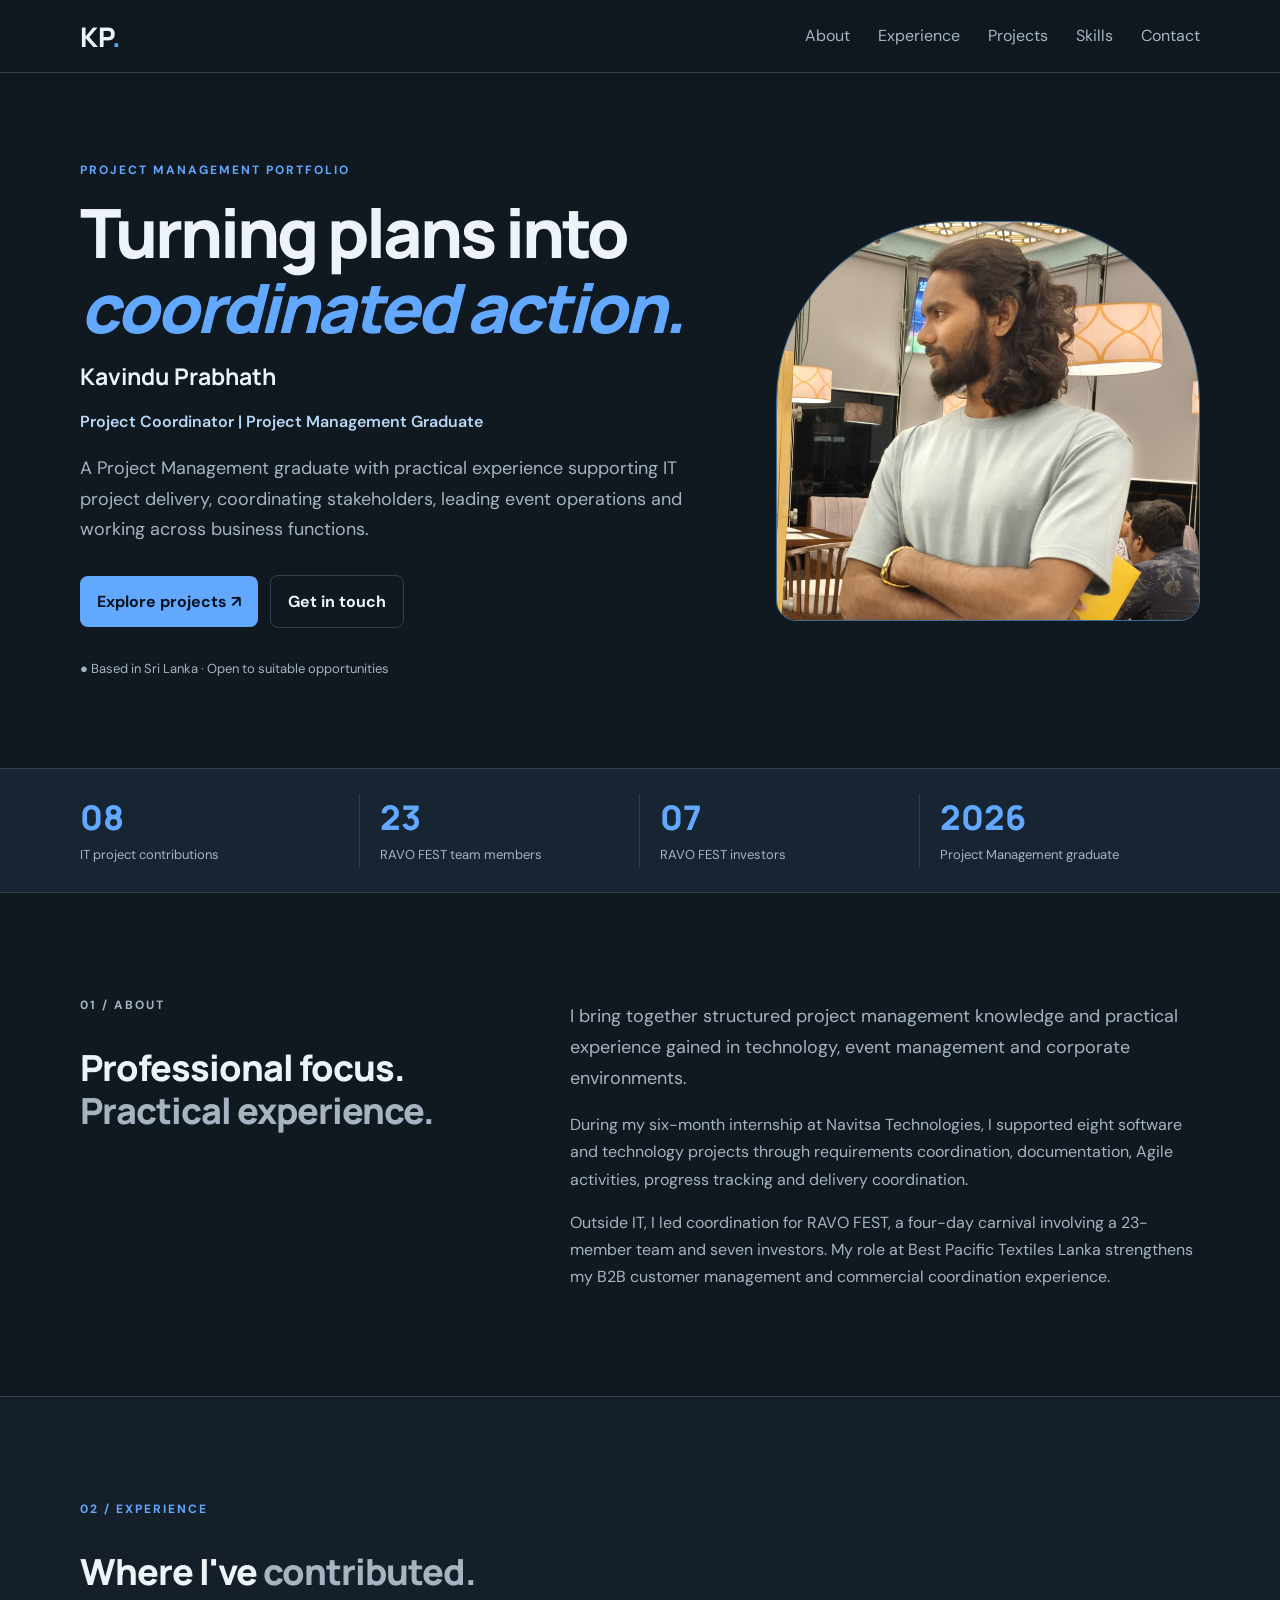
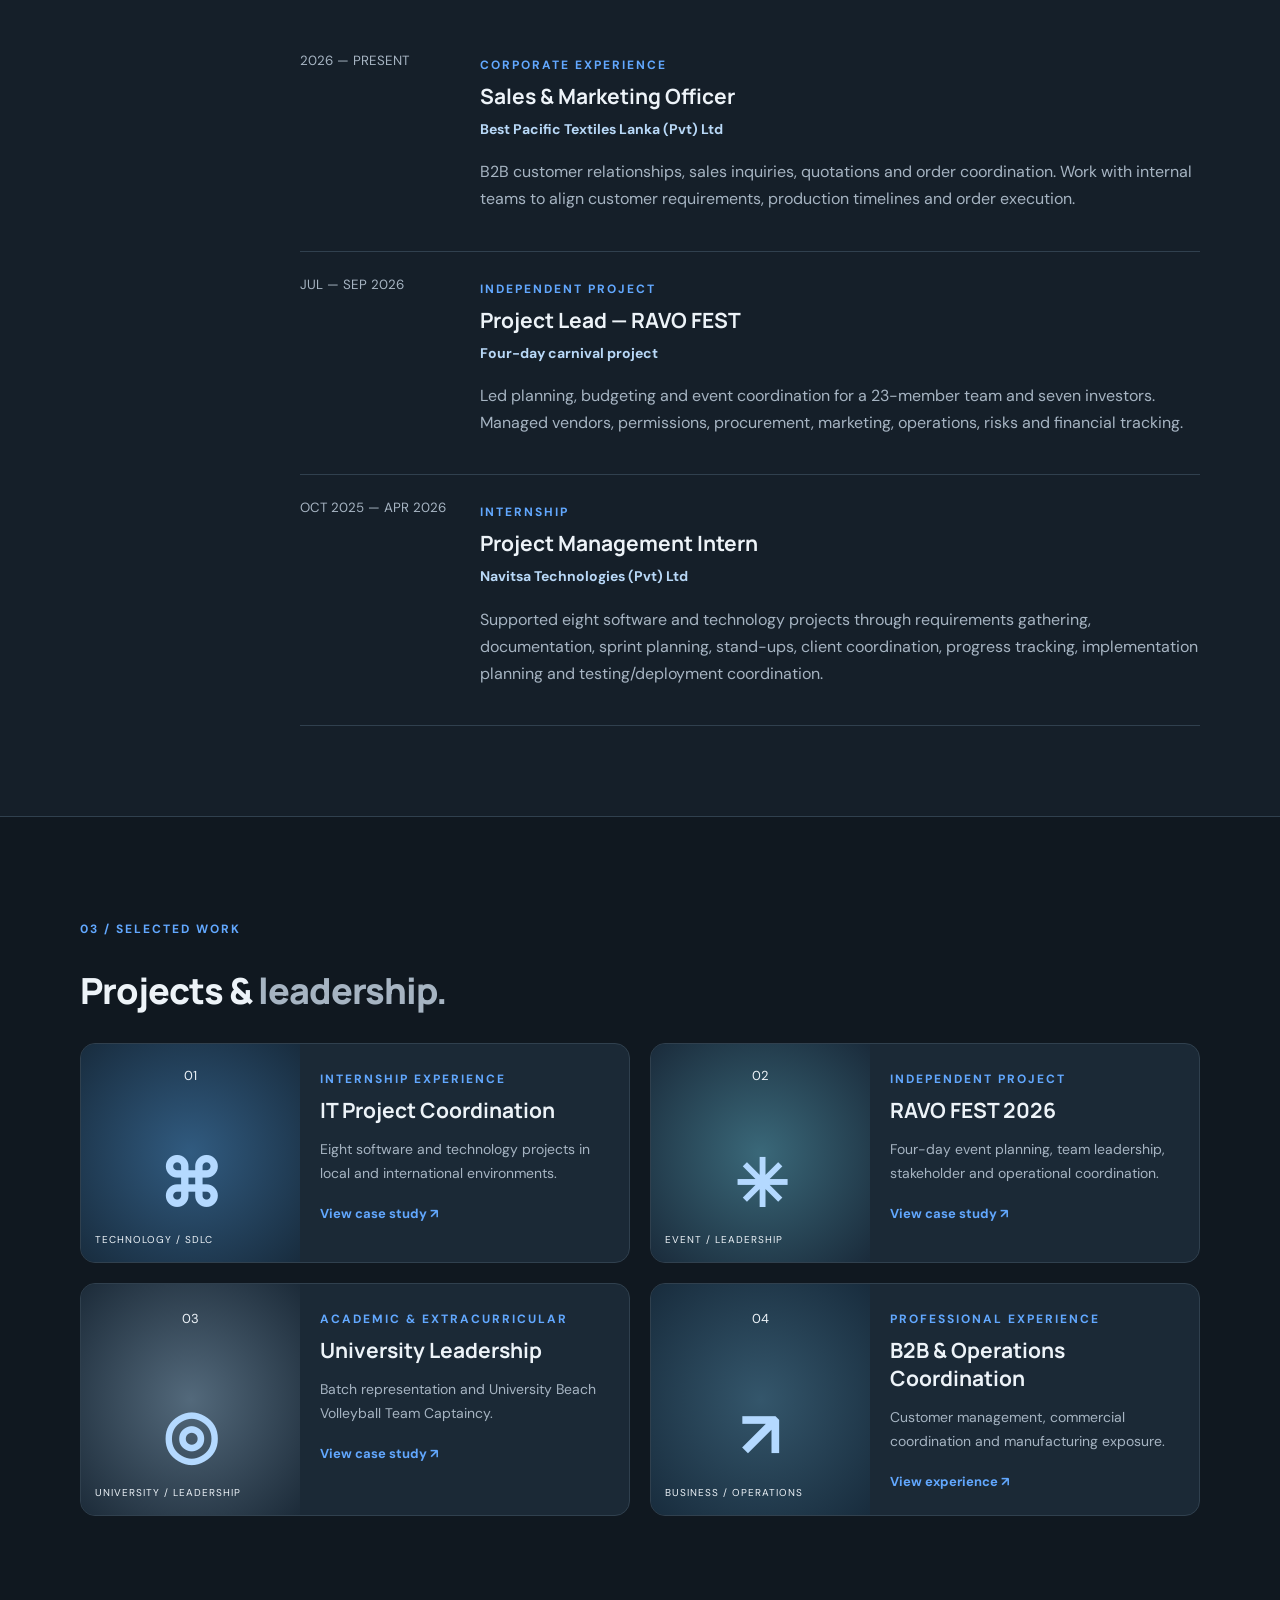
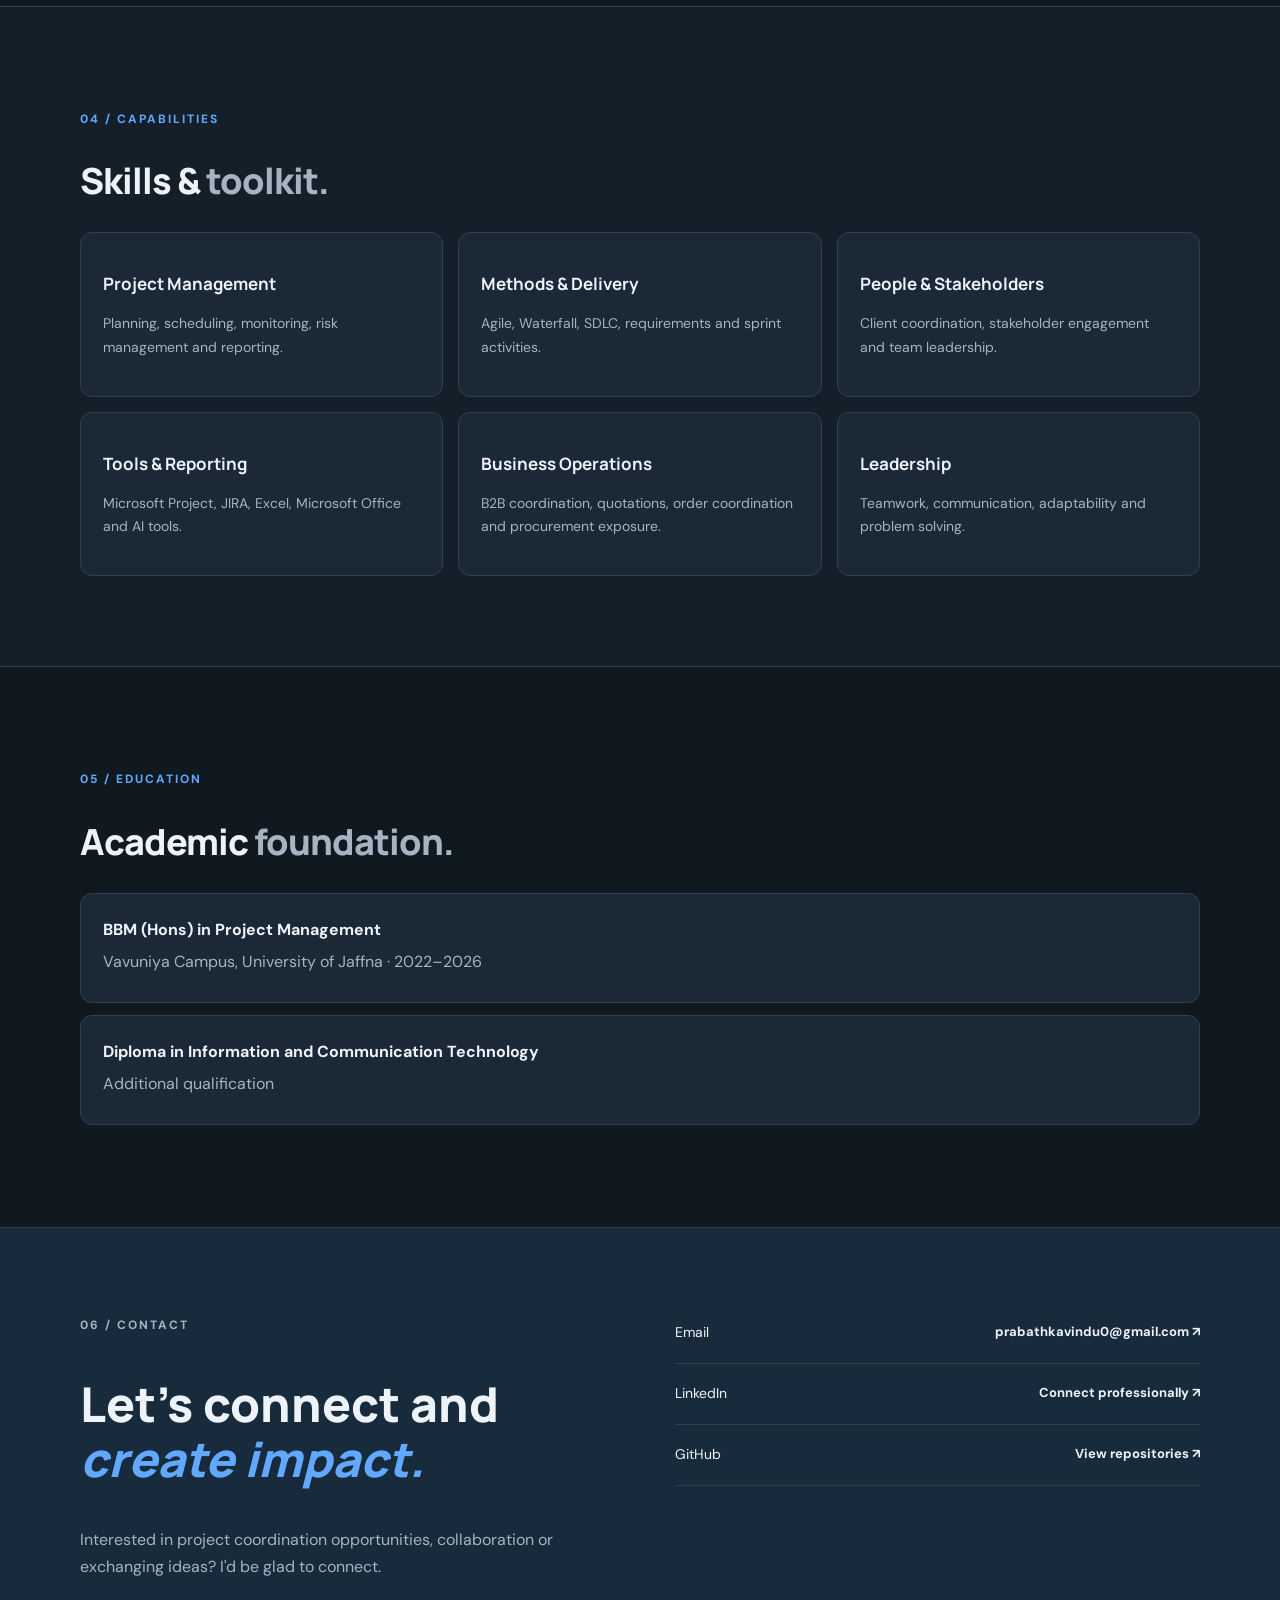
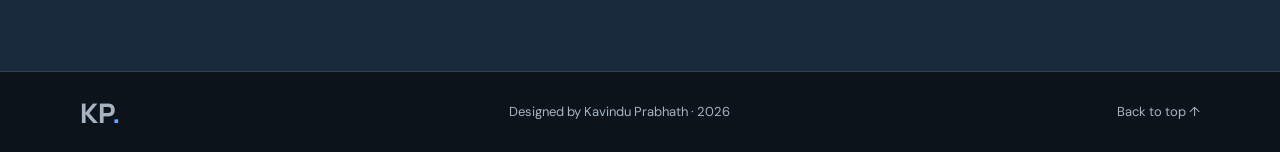
<file: index.html>
<!doctype html>
<html lang="en"><head><meta charset="utf-8"><meta name="viewport" content="width=device-width,initial-scale=1">
<meta name="description" content="Kavindu Prabhath — Project Coordinator and Project Management Graduate">
<title>Kavindu Prabhath | Project Portfolio</title><link rel="stylesheet" href="styles.css"></head>
<body>
<header><nav class="wrap nav"><a class="logo" href="index.html">KP<span>.</span></a><button id="menu" aria-expanded="false">☰</button><div id="links"><a href="#about">About</a><a href="#experience">Experience</a><a href="#projects">Projects</a><a href="#skills">Skills</a><a href="#contact">Contact</a></div></nav></header>
<main>
<section class="hero wrap"><div><p class="eyebrow">PROJECT MANAGEMENT PORTFOLIO</p><h1>Turning plans into <em>coordinated action.</em></h1><h2>Kavindu Prabhath</h2><p class="role">Project Coordinator <span>|</span> Project Management Graduate</p><p class="intro">A Project Management graduate with practical experience supporting IT project delivery, coordinating stakeholders, leading event operations and working across business functions.</p><a class="btn" href="#projects">Explore projects ↗</a> <a class="btn ghost" href="mailto:prabathkavindu0@gmail.com">Get in touch</a><p class="location">● Based in Sri Lanka · Open to suitable opportunities</p></div><div class="portrait"><img src="assets/profile.jpeg" alt="Kavindu Prabhath professional photograph" onerror="this.style.display='none';this.nextElementSibling.style.display='grid'"><span class="portrait-placeholder">KP<span>.</span><small>Add your photo as assets/profile.jpeg</small></span></div></section>
<section class="stats"><div class="wrap statgrid"><div><b>08</b><span>IT project contributions</span></div><div><b>23</b><span>RAVO FEST team members</span></div><div><b>07</b><span>RAVO FEST investors</span></div><div><b>2026</b><span>Project Management graduate</span></div></div></section>
<section class="wrap section split" id="about"><div><p class="eyebrow">01 / ABOUT</p><h2>Professional focus.<br><span>Practical experience.</span></h2></div><div><p class="lead">I bring together structured project management knowledge and practical experience gained in technology, event management and corporate environments.</p><p>During my six-month internship at Navitsa Technologies, I supported eight software and technology projects through requirements coordination, documentation, Agile activities, progress tracking and delivery coordination.</p><p>Outside IT, I led coordination for RAVO FEST, a four-day carnival involving a 23-member team and seven investors. My role at Best Pacific Textiles Lanka strengthens my B2B customer management and commercial coordination experience.</p></div></section>
<section class="section alt" id="experience"><div class="wrap"><p class="eyebrow">02 / EXPERIENCE</p><h2>Where I've <span>contributed.</span></h2><div class="timeline">
<article><small>2026 — PRESENT</small><div><label>CORPORATE EXPERIENCE</label><h3>Sales & Marketing Officer</h3><b>Best Pacific Textiles Lanka (Pvt) Ltd</b><p>B2B customer relationships, sales inquiries, quotations and order coordination. Work with internal teams to align customer requirements, production timelines and order execution.</p></div></article>
<article><small>JUL — SEP 2026</small><div><label>INDEPENDENT PROJECT</label><h3>Project Lead — RAVO FEST</h3><b>Four-day carnival project</b><p>Led planning, budgeting and event coordination for a 23-member team and seven investors. Managed vendors, permissions, procurement, marketing, operations, risks and financial tracking.</p></div></article>
<article><small>OCT 2025 — APR 2026</small><div><label>INTERNSHIP</label><h3>Project Management Intern</h3><b>Navitsa Technologies (Pvt) Ltd</b><p>Supported eight software and technology projects through requirements gathering, documentation, sprint planning, stand-ups, client coordination, progress tracking, implementation planning and testing/deployment coordination.</p></div></article>
</div></div></section>
<section class="wrap section" id="projects"><p class="eyebrow">03 / SELECTED WORK</p><h2>Projects & <span>leadership.</span></h2><div class="cards">
<a class="card" href="case-study.html?project=navitsa"><div class="art blue">01 <strong>⌘</strong><small>TECHNOLOGY / SDLC</small></div><div><label>INTERNSHIP EXPERIENCE</label><h3>IT Project Coordination</h3><p>Eight software and technology projects in local and international environments.</p><b>View case study ↗</b></div></a>
<a class="card" href="case-study.html?project=ravo"><div class="art teal">02 <strong>✳</strong><small>EVENT / LEADERSHIP</small></div><div><label>INDEPENDENT PROJECT</label><h3>RAVO FEST 2026</h3><p>Four-day event planning, team leadership, stakeholder and operational coordination.</p><b>View case study ↗</b></div></a>
<a class="card" href="case-study.html?project=university"><div class="art slate">03 <strong>◎</strong><small>UNIVERSITY / LEADERSHIP</small></div><div><label>ACADEMIC & EXTRACURRICULAR</label><h3>University Leadership</h3><p>Batch representation and University Beach Volleyball Team Captaincy.</p><b>View case study ↗</b></div></a>
<a class="card" href="case-study.html?project=bptl"><div class="art navy">04 <strong>↗</strong><small>BUSINESS / OPERATIONS</small></div><div><label>PROFESSIONAL EXPERIENCE</label><h3>B2B & Operations Coordination</h3><p>Customer management, commercial coordination and manufacturing exposure.</p><b>View experience ↗</b></div></a>
</div></section>
<section class="section alt" id="skills"><div class="wrap"><p class="eyebrow">04 / CAPABILITIES</p><h2>Skills & <span>toolkit.</span></h2><div class="skills"><article><h3>Project Management</h3><p>Planning, scheduling, monitoring, risk management and reporting.</p></article><article><h3>Methods & Delivery</h3><p>Agile, Waterfall, SDLC, requirements and sprint activities.</p></article><article><h3>People & Stakeholders</h3><p>Client coordination, stakeholder engagement and team leadership.</p></article><article><h3>Tools & Reporting</h3><p>Microsoft Project, JIRA, Excel, Microsoft Office and AI tools.</p></article><article><h3>Business Operations</h3><p>B2B coordination, quotations, order coordination and procurement exposure.</p></article><article><h3>Leadership</h3><p>Teamwork, communication, adaptability and problem solving.</p></article></div></div></section>
<section class="wrap section"><p class="eyebrow">05 / EDUCATION</p><h2>Academic <span>foundation.</span></h2><div class="education"><b>BBM (Hons) in Project Management</b><p>Vavuniya Campus, University of Jaffna · 2022–2026</p></div><div class="education"><b>Diploma in Information and Communication Technology</b><p>Additional qualification</p></div></section>
<section class="contact" id="contact"><div class="wrap contactgrid"><div><p class="eyebrow">06 / CONTACT</p><h2>Let's connect and<br><em>create impact.</em></h2><p>Interested in project coordination opportunities, collaboration or exchanging ideas? I'd be glad to connect.</p></div><div class="contactlinks"><a href="mailto:prabathkavindu0@gmail.com">Email <b>prabathkavindu0@gmail.com ↗</b></a><a href="https://www.linkedin.com/in/d-m-kavindu-prabathdisanayaka-03b214311/" target="_blank" rel="noopener">LinkedIn <b>Connect professionally ↗</b></a><a href="https://github.com/prabathkavindu0-byte" target="_blank" rel="noopener">GitHub <b>View repositories ↗</b></a></div></div></section>
</main><footer><div class="wrap foot"><a class="logo" href="#">KP<span>.</span></a><span>Designed by Kavindu Prabhath · <span id="year"></span></span><a href="#">Back to top ↑</a></div></footer><script src="script.js"></script></body></html>
</file>
<file: styles.css>
@import url('https://fonts.googleapis.com/css2?family=DM+Sans:wght@400;500;600;700&family=Manrope:wght@500;600;700;800&display=swap');
:root{--bg:#101820;--soft:#151f29;--panel:#1b2936;--text:#edf3f8;--muted:#a6b4c2;--blue:#62a8ff;--line:#30404e}*{box-sizing:border-box}html{scroll-behavior:smooth}body{margin:0;background:var(--bg);color:var(--text);font:16px/1.7 'DM Sans',sans-serif}a{color:inherit;text-decoration:none}.wrap{width:min(1120px,calc(100% - 40px));margin:auto}header{position:sticky;top:0;background:#101820ed;border-bottom:1px solid var(--line);z-index:5}.nav{height:72px;display:flex;align-items:center;justify-content:space-between}.logo{font:800 27px Manrope}.logo span,em{color:var(--blue)}#links{display:flex;gap:28px;color:var(--muted)}#menu{display:none;background:none;color:white;border:0;font-size:24px}.hero{min-height:590px;display:grid;grid-template-columns:1.2fr .8fr;gap:60px;align-items:center;padding-block:75px}.eyebrow,label{color:var(--blue);font-size:12px;font-weight:700;letter-spacing:2px}.hero h1,.case h1{font:800 clamp(42px,6vw,68px)/1.1 Manrope;letter-spacing:-3px;margin:15px 0}.hero h2{font:700 23px Manrope;margin:0}.role{color:#b8d8f7;font-weight:600}.intro,.lead{color:var(--muted);font-size:18px;max-width:670px}.btn{display:inline-block;background:var(--blue);color:#08131e;font-weight:700;padding:12px 17px;border-radius:8px;margin:12px 8px 0 0}.btn.ghost{background:transparent;color:var(--text);border:1px solid var(--line)}.location{font-size:13px;color:var(--muted);margin-top:30px}.portrait{height:400px;border:1px solid #3d6c98;border-radius:180px 180px 20px 20px;overflow:hidden;background:#1b2d3e;position:relative}.portrait img{width:100%;height:100%;object-fit:cover}.portrait-placeholder{display:none;place-content:center;text-align:center;height:100%;font:800 60px Manrope;color:#9dcaff}.portrait-placeholder small{display:block;font:12px 'DM Sans';color:#b8c9d8}.stats{background:#172432;border-block:1px solid var(--line)}.statgrid{display:grid;grid-template-columns:repeat(4,1fr);padding:25px 0}.statgrid div{padding:0 20px;border-right:1px solid var(--line)}.statgrid div:first-child{padding-left:0}.statgrid div:last-child{border:0}.statgrid b{display:block;font:800 34px Manrope;color:var(--blue)}.statgrid span{font-size:13px;color:var(--muted)}.section{padding:90px 0}.split{display:grid;grid-template-columns:.8fr 1.2fr;gap:70px}.section h2,.wrap>h2,.case h2{font:800 36px/1.2 Manrope;letter-spacing:-1px}.section h2 span,.wrap>h2 span{color:var(--muted)}.split p:not(.lead){color:var(--muted)}.alt{background:var(--soft);border-block:1px solid var(--line)}.timeline{max-width:900px;margin:35px 0 0 auto}.timeline article{display:grid;grid-template-columns:155px 1fr;gap:25px;padding:22px 0;border-bottom:1px solid var(--line)}.timeline small{color:var(--muted)}.timeline h3,.card h3{font:700 21px Manrope;margin:5px 0}.timeline b{color:#b8d8f7;font-size:14px}.timeline p,.card p,.skills p{color:var(--muted)}.cards{display:grid;grid-template-columns:1fr 1fr;gap:20px;margin-top:30px}.card{display:grid;grid-template-columns:.8fr 1.2fr;background:var(--panel);border:1px solid var(--line);border-radius:15px;overflow:hidden;min-height:220px}.card>div:last-child{padding:20px}.card p{font-size:14px}.card b{color:var(--blue);font-size:13px}.art{display:grid;place-items:center;position:relative;font-size:13px}.art strong{font-size:65px;color:#b4d9ff}.art small{position:absolute;bottom:14px;left:14px;font-size:10px;letter-spacing:1px}.blue{background:radial-gradient(#315b80,#182c3e)}.teal{background:radial-gradient(#3a6879,#1a2b3b)}.slate{background:radial-gradient(#53697b,#1c2b39)}.navy{background:radial-gradient(#34566b,#182c3d)}.skills{display:grid;grid-template-columns:repeat(3,1fr);gap:15px;margin-top:30px}.skills article,.education{background:var(--panel);padding:22px;border:1px solid var(--line);border-radius:12px}.skills h3{font:700 17px Manrope}.skills p{font-size:14px}.education{margin:12px 0}.education p{color:var(--muted);margin:5px 0}.contact{background:#172b3c;padding:75px 0;border-block:1px solid var(--line)}.contactgrid{display:grid;grid-template-columns:1fr 1fr;gap:70px}.contact h2{font:800 48px/1.15 Manrope}.contact p{color:var(--muted)}.contactlinks a{display:flex;justify-content:space-between;gap:12px;padding:18px 0;border-bottom:1px solid var(--line);font-size:14px}.contactlinks b{font-size:13px}footer{background:#0c131a}.foot{min-height:80px;display:flex;align-items:center;justify-content:space-between;color:var(--muted);font-size:13px}.case{padding-block:65px 90px}.case section{padding:40px 0;border-top:1px solid var(--line)}.facts{display:grid;grid-template-columns:repeat(4,1fr);gap:12px;margin:35px 0}.facts div{background:var(--panel);padding:15px;border:1px solid var(--line);border-radius:10px}.facts small,.facts b{display:block}.facts small{color:var(--blue)}.facts b{font-size:14px;margin-top:8px}.resp{display:grid;grid-template-columns:1fr 1fr;gap:14px}.resp article,aside{background:var(--panel);border:1px solid var(--line);border-radius:10px;padding:18px}.resp h3{font:700 16px Manrope}.resp p,aside p{color:var(--muted);font-size:14px}.case li{padding:7px;color:var(--muted)}.outcome{background:#172c40;padding:25px!important;border:1px solid #345c7e!important;border-radius:14px}.back{display:flex;justify-content:space-between;margin-top:30px}@media(max-width:760px){#menu{display:block}#links{display:none;position:absolute;top:72px;left:0;right:0;background:#111e29;padding:20px;flex-direction:column}#links.open{display:flex}.hero,.split,.contactgrid{grid-template-columns:1fr}.hero{gap:30px}.portrait{max-width:330px;width:100%;margin:auto;height:370px}.statgrid{grid-template-columns:1fr 1fr;gap:18px}.statgrid div:nth-child(2){border:0}.cards{grid-template-columns:1fr}.skills{grid-template-columns:1fr 1fr}.facts{grid-template-columns:1fr 1fr}.resp{grid-template-columns:1fr}.timeline article{grid-template-columns:1fr;gap:5px}.section{padding:65px 0}.contact h2{font-size:40px}.foot{flex-wrap:wrap;padding:15px 0}.foot span{width:100%;order:3}}@media(max-width:440px){.card{grid-template-columns:1fr}.art{min-height:140px}.skills{grid-template-columns:1fr}.statgrid b{font-size:28px}}
</file>
